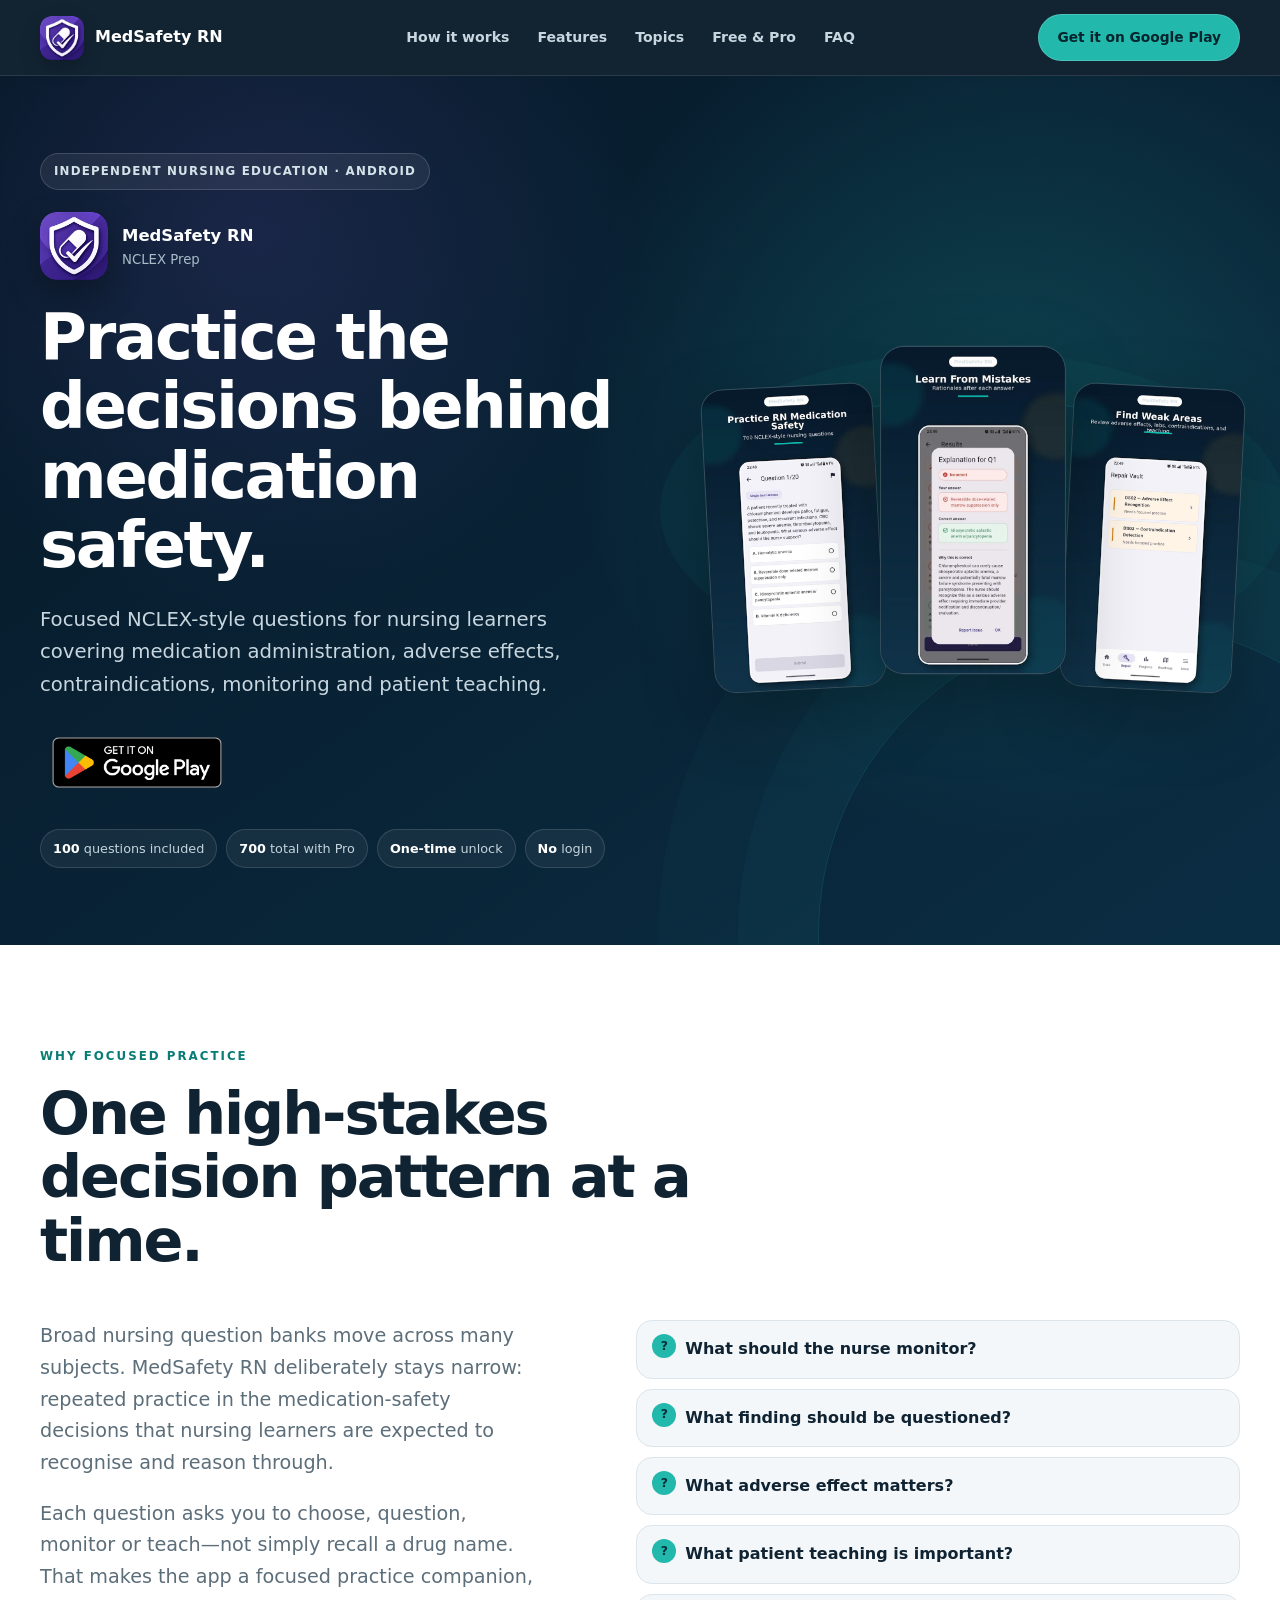
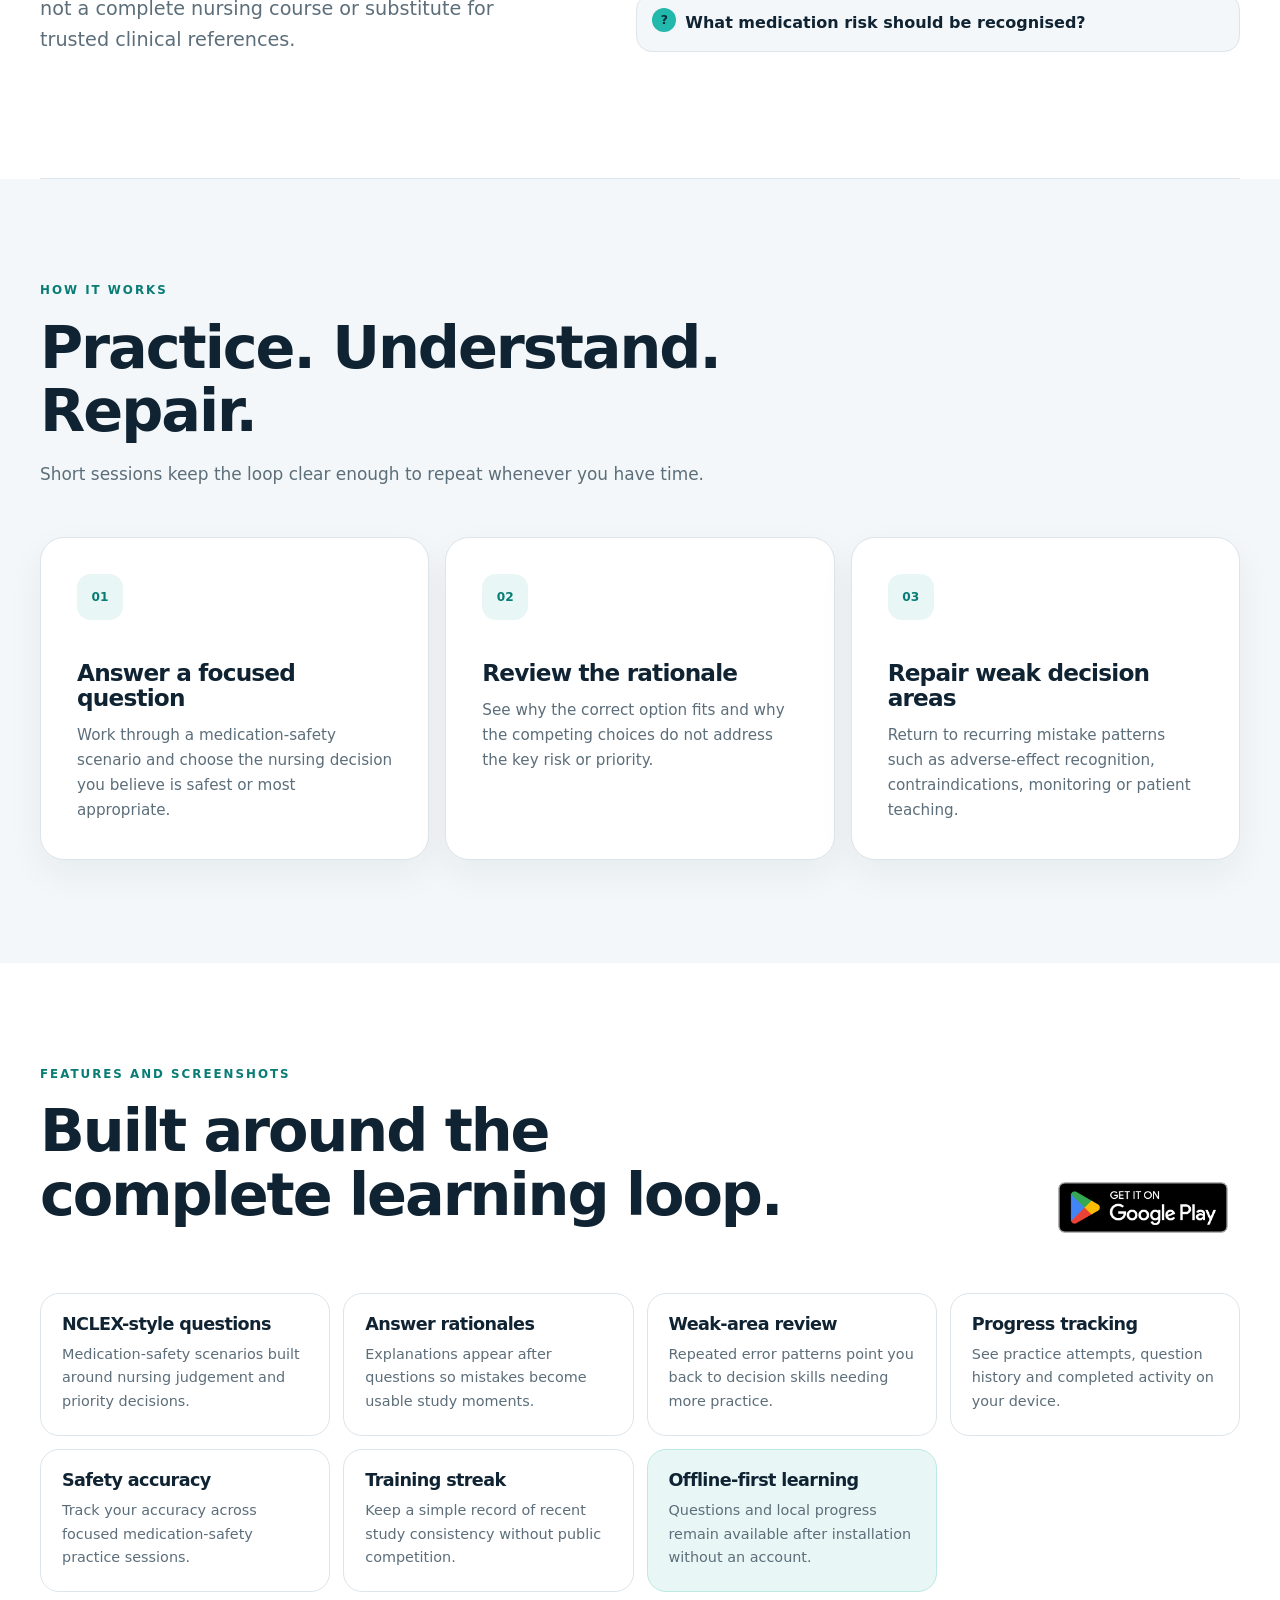
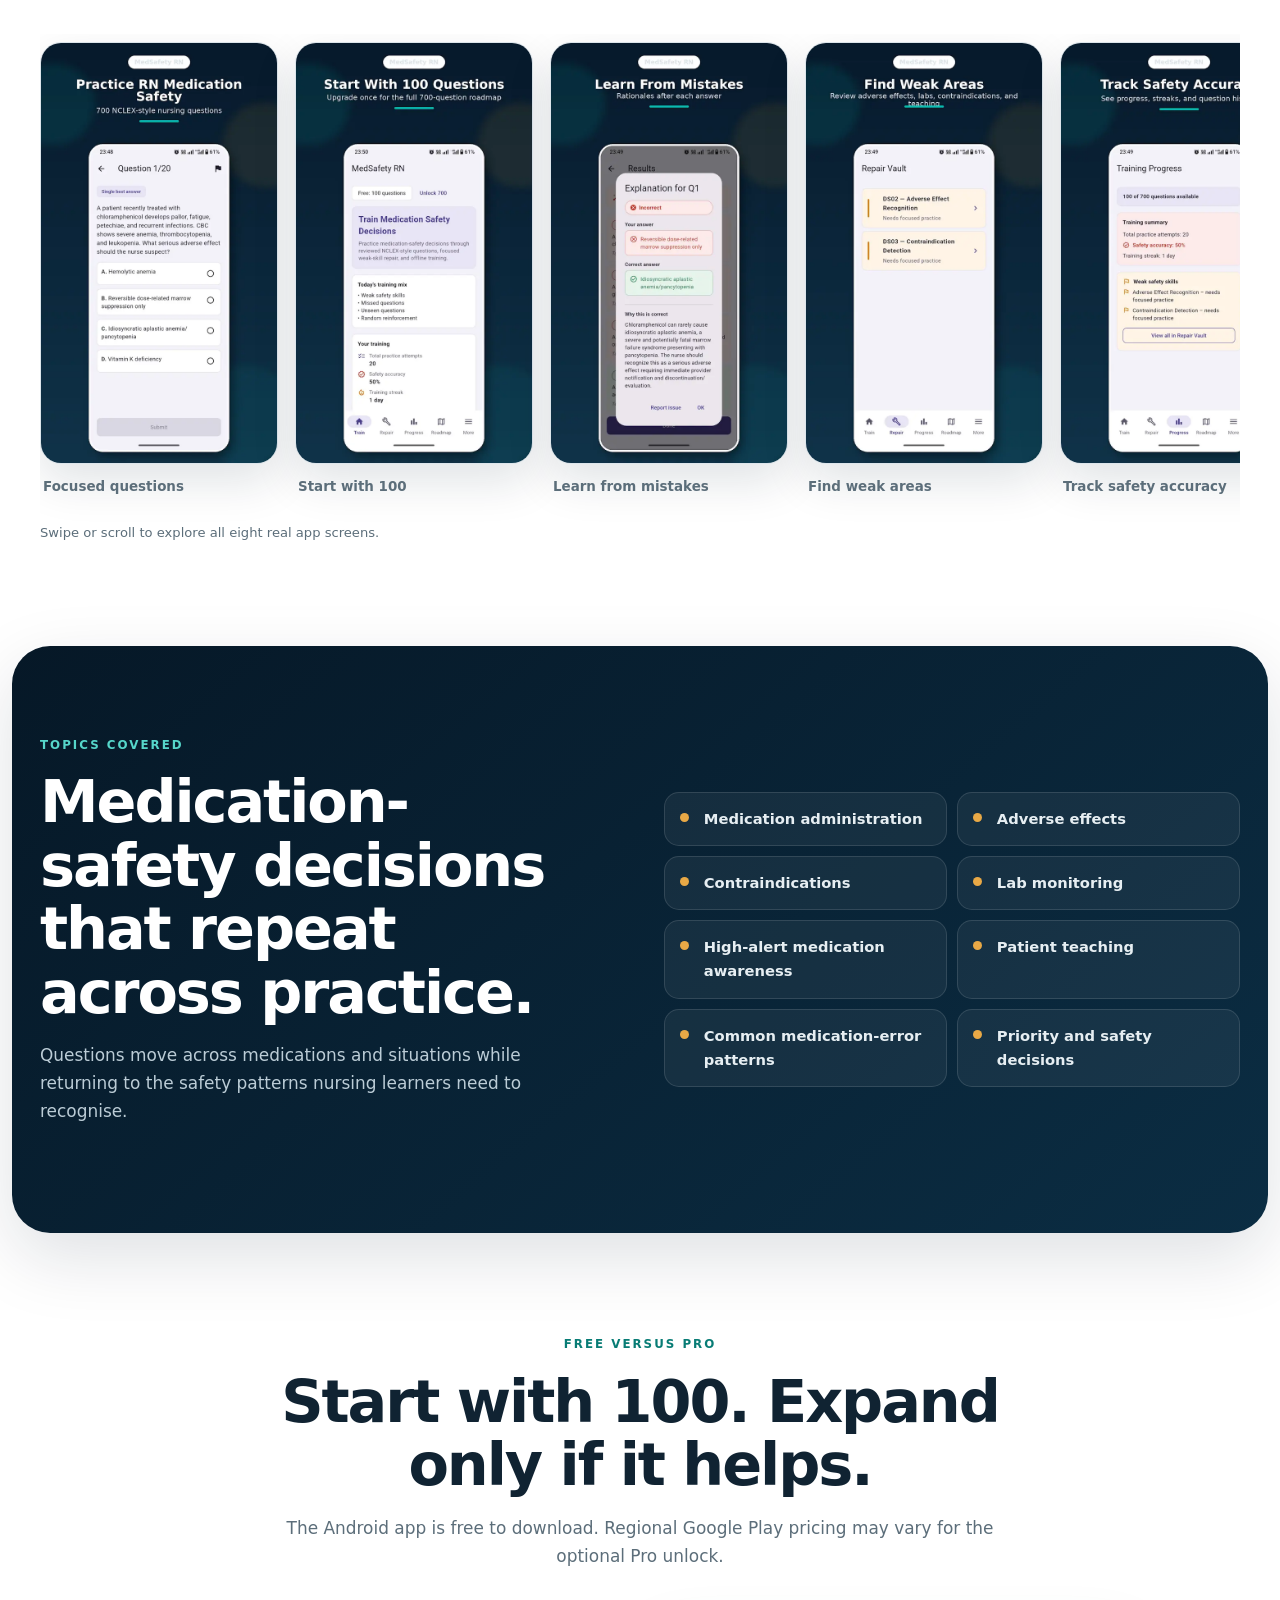
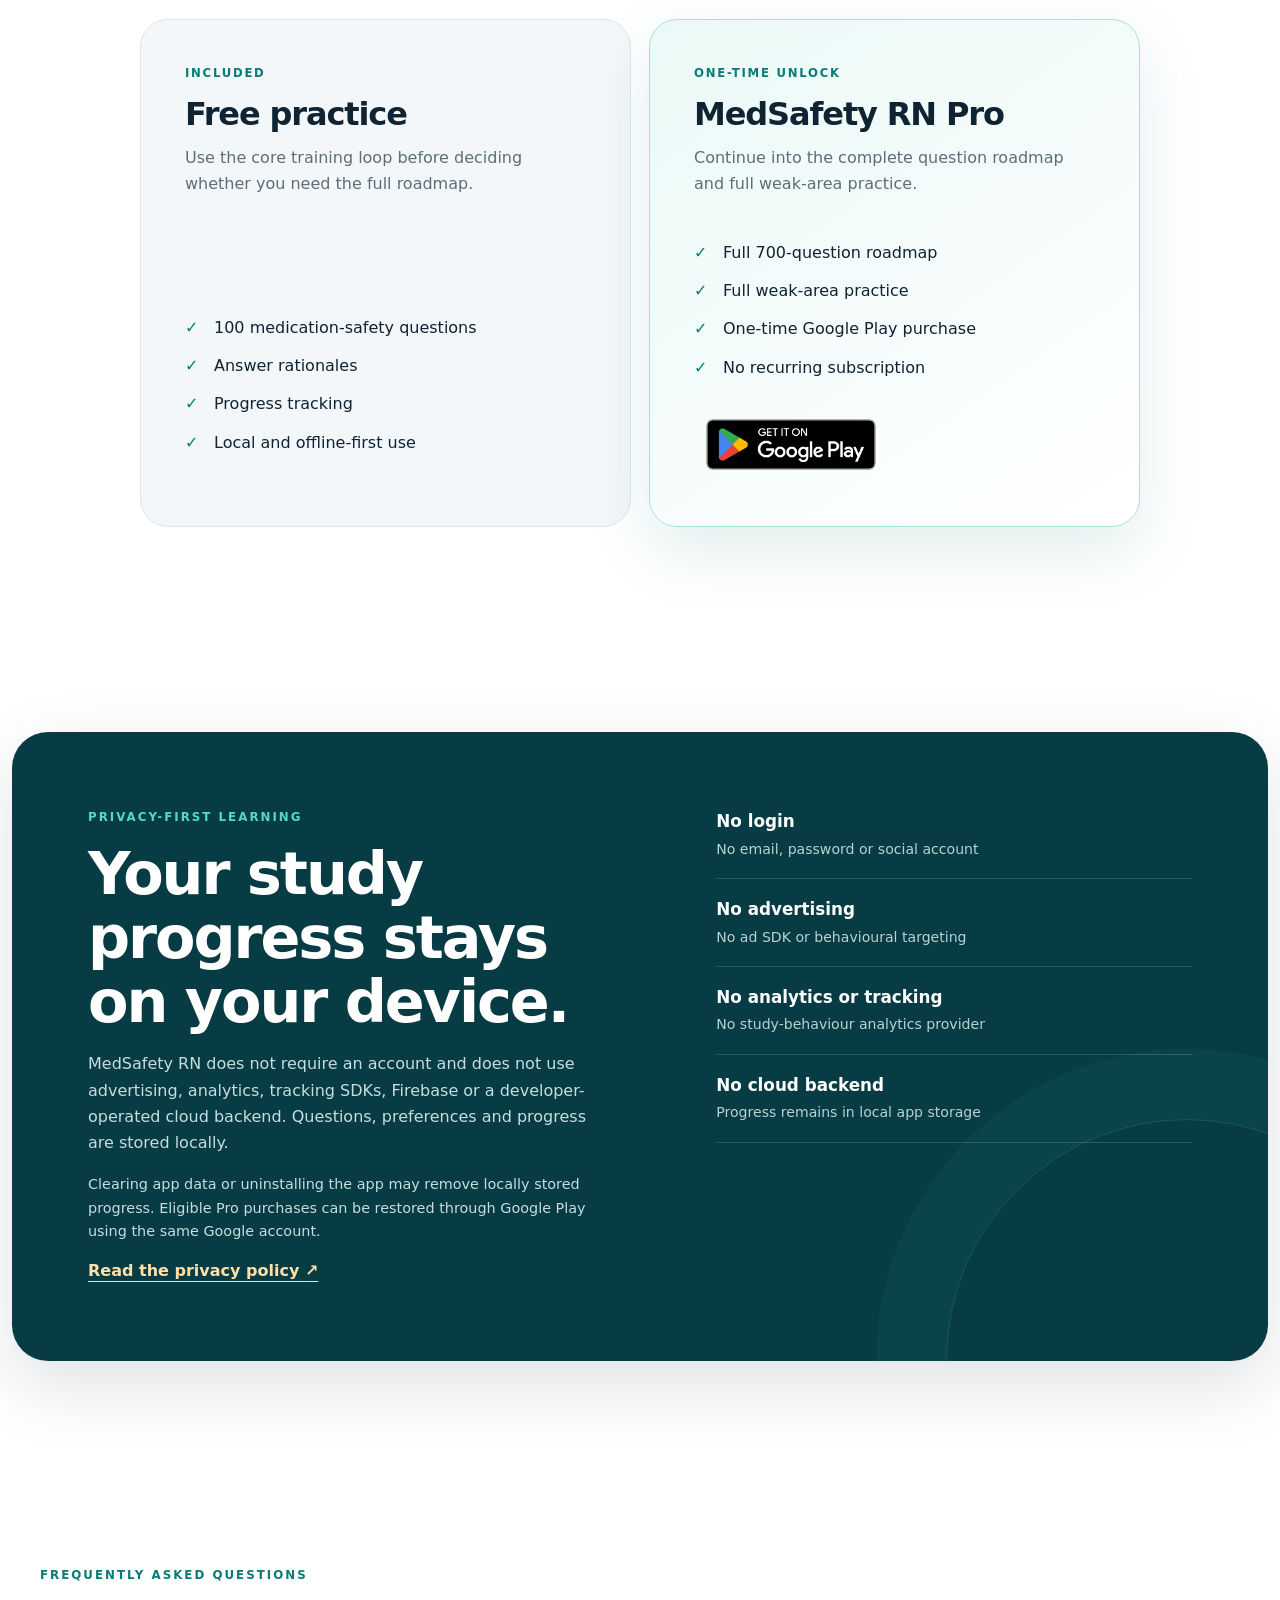
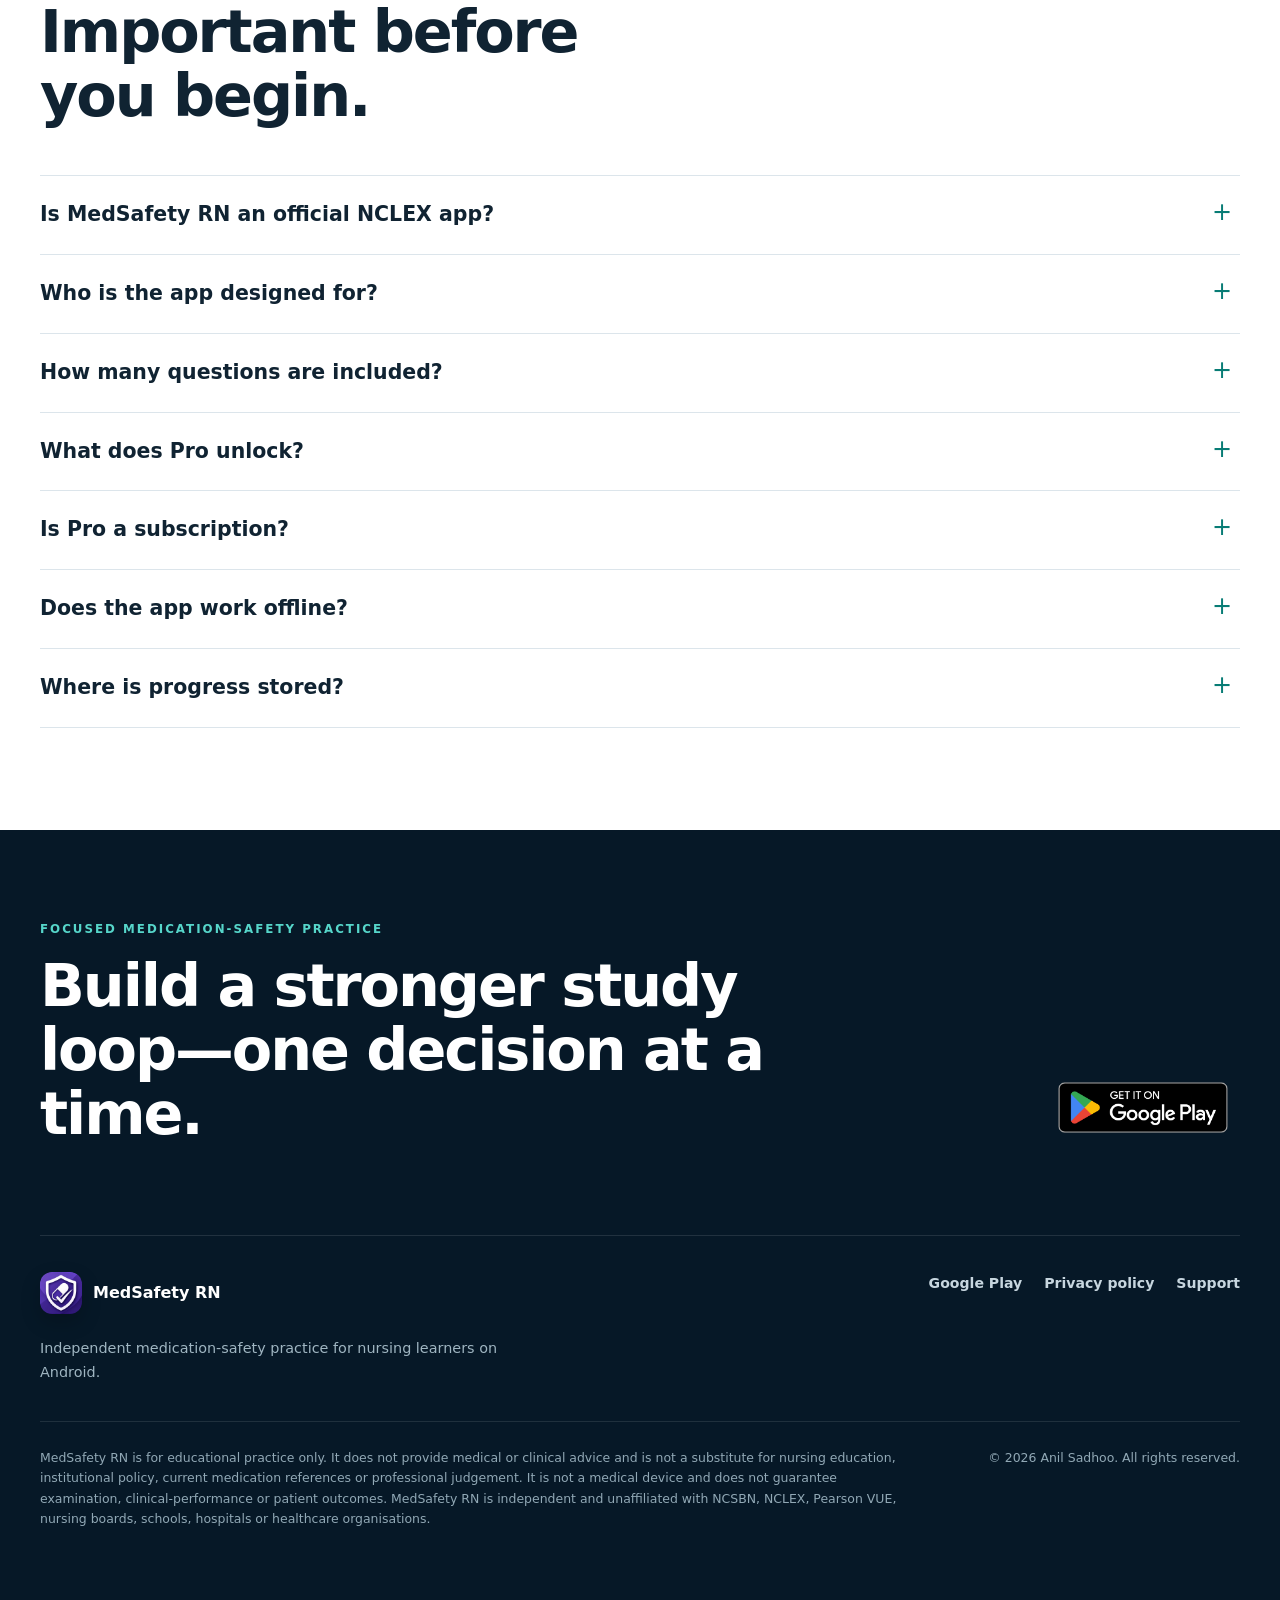
<file: index.html>
<!doctype html>
<html lang="en">
<head>
  <meta charset="utf-8">
  <meta name="viewport" content="width=device-width, initial-scale=1">
  <title>MedSafety RN: NCLEX Medication Safety Practice</title>
  <meta name="description" content="Practice medication-safety decisions with 100 included NCLEX-style nursing questions, rationales, weak-area review and offline progress. Android only.">
  <meta name="theme-color" content="#071b31">
  <link rel="canonical" href="https://anilkrkalsi.github.io/medsafety-rn/">
  <link rel="icon" href="favicon.ico" sizes="any">
  <link rel="icon" type="image/png" sizes="32x32" href="favicon-32x32.png">
  <link rel="icon" type="image/png" sizes="16x16" href="favicon-16x16.png">
  <link rel="apple-touch-icon" sizes="180x180" href="apple-touch-icon.png">
  <link rel="manifest" href="site.webmanifest">
  <link rel="stylesheet" href="styles.css">

  <meta property="og:type" content="website">
  <meta property="og:site_name" content="MedSafety RN">
  <meta property="og:title" content="Practice the decisions behind medication safety.">
  <meta property="og:description" content="Focused NCLEX-style medication-safety practice with rationales, weak-area review and local progress for nursing learners.">
  <meta property="og:url" content="https://anilkrkalsi.github.io/medsafety-rn/">
  <meta property="og:image" content="https://anilkrkalsi.github.io/medsafety-rn/assets/og-image.png">
  <meta property="og:image:width" content="1200">
  <meta property="og:image:height" content="630">
  <meta property="og:image:alt" content="MedSafety RN medication-safety practice app screens">
  <meta name="twitter:card" content="summary_large_image">
  <meta name="twitter:title" content="Practice the decisions behind medication safety.">
  <meta name="twitter:description" content="Focused NCLEX-style medication-safety practice for nursing learners on Android.">
  <meta name="twitter:image" content="https://anilkrkalsi.github.io/medsafety-rn/assets/og-image.png">

  <script type="application/ld+json">
  {
    "@context": "https://schema.org",
    "@type": "SoftwareApplication",
    "name": "MedSafety RN: NCLEX Prep",
    "operatingSystem": "Android",
    "applicationCategory": "EducationalApplication",
    "description": "An independent educational practice app focused on medication-safety decisions for nursing learners.",
    "url": "https://play.google.com/store/apps/details?id=com.sadhoo.medsafety_rn",
    "downloadUrl": "https://play.google.com/store/apps/details?id=com.sadhoo.medsafety_rn",
    "author": { "@type": "Person", "name": "Anil Sadhoo" },
    "creator": { "@type": "Person", "name": "Anil Sadhoo" },
    "offers": {
      "@type": "Offer",
      "price": "0",
      "priceCurrency": "USD",
      "category": "Free download with optional in-app purchase"
    }
  }
  </script>
</head>
<body>
  <a class="skip-link" href="#main-content">Skip to main content</a>

  <header class="site-header">
    <a class="brand" href="#top" aria-label="MedSafety RN home">
      <img src="assets/app-icon.webp" alt="" width="44" height="44">
      <span>MedSafety RN</span>
    </a>
    <nav aria-label="Primary navigation">
      <a href="#how">How it works</a>
      <a href="#features">Features</a>
      <a href="#topics">Topics</a>
      <a href="#access">Free &amp; Pro</a>
      <a href="#faq">FAQ</a>
    </nav>
    <a class="header-cta" href="https://play.google.com/store/apps/details?id=com.sadhoo.medsafety_rn" target="_blank" rel="noopener noreferrer">Get it on Google Play</a>
  </header>

  <main id="main-content">
    <section id="top" class="hero" aria-labelledby="hero-title">
      <div class="section-shell hero-grid">
        <div class="hero-copy">
          <div class="eyebrow">Independent nursing education · Android</div>
          <div class="app-name">
            <img src="assets/app-icon.webp" alt="MedSafety RN app icon" width="68" height="68">
            <div><strong>MedSafety RN</strong><span>NCLEX Prep</span></div>
          </div>
          <h1 id="hero-title">Practice the decisions behind medication safety.</h1>
          <p class="hero-lead">Focused NCLEX-style questions for nursing learners covering medication administration, adverse effects, contraindications, monitoring and patient teaching.</p>
          <a class="play-badge" href="https://play.google.com/store/apps/details?id=com.sadhoo.medsafety_rn" target="_blank" rel="noopener noreferrer" aria-label="Get it on Google Play">
            <img src="assets/google-play-badge.png" alt="Get it on Google Play" width="194" height="75">
          </a>
          <div class="hero-facts" aria-label="App access facts">
            <span><strong>100</strong> questions included</span>
            <span><strong>700</strong> total with Pro</span>
            <span><strong>One-time</strong> unlock</span>
            <span><strong>No</strong> login</span>
          </div>
        </div>

        <div class="hero-screens" aria-label="MedSafety RN app screenshots">
          <figure class="hero-screen screen-left"><img src="assets/screenshot-1.webp" alt="Medication-safety practice question in MedSafety RN" width="576" height="1024" fetchpriority="high"></figure>
          <figure class="hero-screen screen-center"><img src="assets/screenshot-3.webp" alt="Answer rationale explaining a medication-safety decision" width="576" height="1024" fetchpriority="high"></figure>
          <figure class="hero-screen screen-right"><img src="assets/screenshot-4.webp" alt="Weak-area repair screen listing decision skills to practise" width="576" height="1024" fetchpriority="high"></figure>
        </div>
      </div>
    </section>

    <section class="focus section-shell" aria-labelledby="focus-title">
      <div class="section-heading compact">
        <p class="section-kicker">Why focused practice</p>
        <h2 id="focus-title">One high-stakes decision pattern at a time.</h2>
      </div>
      <div class="focus-grid">
        <div class="focus-copy">
          <p>Broad nursing question banks move across many subjects. MedSafety RN deliberately stays narrow: repeated practice in the medication-safety decisions that nursing learners are expected to recognise and reason through.</p>
          <p>Each question asks you to choose, question, monitor or teach—not simply recall a drug name. That makes the app a focused practice companion, not a complete nursing course or substitute for trusted clinical references.</p>
        </div>
        <div class="decision-list" aria-label="Medication-safety decision patterns">
          <span>What should the nurse monitor?</span>
          <span>What finding should be questioned?</span>
          <span>What adverse effect matters?</span>
          <span>What patient teaching is important?</span>
          <span>What medication risk should be recognised?</span>
        </div>
      </div>
    </section>

    <section id="how" class="how" aria-labelledby="how-title">
      <div class="section-shell">
        <div class="section-heading">
          <p class="section-kicker">How it works</p>
          <h2 id="how-title">Practice. Understand. Repair.</h2>
          <p>Short sessions keep the loop clear enough to repeat whenever you have time.</p>
        </div>
        <div class="steps">
          <article><span class="step-number">01</span><h3>Answer a focused question</h3><p>Work through a medication-safety scenario and choose the nursing decision you believe is safest or most appropriate.</p></article>
          <article><span class="step-number">02</span><h3>Review the rationale</h3><p>See why the correct option fits and why the competing choices do not address the key risk or priority.</p></article>
          <article><span class="step-number">03</span><h3>Repair weak decision areas</h3><p>Return to recurring mistake patterns such as adverse-effect recognition, contraindications, monitoring or patient teaching.</p></article>
        </div>
      </div>
    </section>

    <section id="features" class="features section-shell" aria-labelledby="features-title">
      <div class="section-heading split-heading">
        <div><p class="section-kicker">Features and screenshots</p><h2 id="features-title">Built around the complete learning loop.</h2></div>
        <a class="play-badge" href="https://play.google.com/store/apps/details?id=com.sadhoo.medsafety_rn" target="_blank" rel="noopener noreferrer" aria-label="Get it on Google Play"><img src="assets/google-play-badge.png" alt="Get it on Google Play" width="194" height="75"></a>
      </div>
      <div class="feature-grid">
        <article><h3>NCLEX-style questions</h3><p>Medication-safety scenarios built around nursing judgement and priority decisions.</p></article>
        <article><h3>Answer rationales</h3><p>Explanations appear after questions so mistakes become usable study moments.</p></article>
        <article><h3>Weak-area review</h3><p>Repeated error patterns point you back to decision skills needing more practice.</p></article>
        <article><h3>Progress tracking</h3><p>See practice attempts, question history and completed activity on your device.</p></article>
        <article><h3>Safety accuracy</h3><p>Track your accuracy across focused medication-safety practice sessions.</p></article>
        <article><h3>Training streak</h3><p>Keep a simple record of recent study consistency without public competition.</p></article>
        <article><h3>Offline-first learning</h3><p>Questions and local progress remain available after installation without an account.</p></article>
      </div>

      <div class="gallery" aria-label="MedSafety RN screenshot gallery" tabindex="0">
        <figure><img src="assets/screenshot-1.webp" alt="Practice RN medication-safety question screen" width="576" height="1024" loading="lazy"><figcaption>Focused questions</figcaption></figure>
        <figure><img src="assets/screenshot-2.webp" alt="Training home showing 100 free questions and progress summary" width="576" height="1024" loading="lazy"><figcaption>Start with 100</figcaption></figure>
        <figure><img src="assets/screenshot-3.webp" alt="Question result with answer rationale" width="576" height="1024" loading="lazy"><figcaption>Learn from mistakes</figcaption></figure>
        <figure><img src="assets/screenshot-4.webp" alt="Repair Vault showing weak medication-safety decision areas" width="576" height="1024" loading="lazy"><figcaption>Find weak areas</figcaption></figure>
        <figure><img src="assets/screenshot-5.webp" alt="Training progress with safety accuracy and weak-skill summary" width="576" height="1024" loading="lazy"><figcaption>Track safety accuracy</figcaption></figure>
        <figure><img src="assets/screenshot-6.webp" alt="Seven-hundred-question learning roadmap" width="576" height="1024" loading="lazy"><figcaption>Learning roadmap</figcaption></figure>
        <figure><img src="assets/screenshot-7.webp" alt="Offline-first profile showing local training progress" width="576" height="1024" loading="lazy"><figcaption>Offline-first practice</figcaption></figure>
        <figure><img src="assets/screenshot-8.webp" alt="App information and independent-study disclaimer screen" width="576" height="1024" loading="lazy"><figcaption>Independent study aid</figcaption></figure>
      </div>
      <p class="gallery-hint">Swipe or scroll to explore all eight real app screens.</p>
    </section>

    <section id="topics" class="topics" aria-labelledby="topics-title">
      <div class="section-shell topics-grid">
        <div class="section-heading compact">
          <p class="section-kicker light">Topics covered</p>
          <h2 id="topics-title">Medication-safety decisions that repeat across practice.</h2>
          <p>Questions move across medications and situations while returning to the safety patterns nursing learners need to recognise.</p>
        </div>
        <ul class="topic-list">
          <li>Medication administration</li>
          <li>Adverse effects</li>
          <li>Contraindications</li>
          <li>Lab monitoring</li>
          <li>High-alert medication awareness</li>
          <li>Patient teaching</li>
          <li>Common medication-error patterns</li>
          <li>Priority and safety decisions</li>
        </ul>
      </div>
    </section>

    <section id="access" class="access section-shell" aria-labelledby="access-title">
      <div class="section-heading centered">
        <p class="section-kicker">Free versus Pro</p>
        <h2 id="access-title">Start with 100. Expand only if it helps.</h2>
        <p>The Android app is free to download. Regional Google Play pricing may vary for the optional Pro unlock.</p>
      </div>
      <div class="access-grid">
        <article class="plan-card free-plan">
          <div><p class="plan-label">Included</p><h3>Free practice</h3><p>Use the core training loop before deciding whether you need the full roadmap.</p></div>
          <ul><li>100 medication-safety questions</li><li>Answer rationales</li><li>Progress tracking</li><li>Local and offline-first use</li></ul>
        </article>
        <article class="plan-card pro-plan">
          <div><p class="plan-label">One-time unlock</p><h3>MedSafety RN Pro</h3><p>Continue into the complete question roadmap and full weak-area practice.</p></div>
          <ul><li>Full 700-question roadmap</li><li>Full weak-area practice</li><li>One-time Google Play purchase</li><li>No recurring subscription</li></ul>
          <a class="play-badge" href="https://play.google.com/store/apps/details?id=com.sadhoo.medsafety_rn" target="_blank" rel="noopener noreferrer" aria-label="Get it on Google Play"><img src="assets/google-play-badge.png" alt="Get it on Google Play" width="194" height="75"></a>
        </article>
      </div>
    </section>

    <section id="privacy" class="privacy section-shell" aria-labelledby="privacy-title">
      <div class="privacy-panel">
        <div>
          <p class="section-kicker light">Privacy-first learning</p>
          <h2 id="privacy-title">Your study progress stays on your device.</h2>
          <p>MedSafety RN does not require an account and does not use advertising, analytics, tracking SDKs, Firebase or a developer-operated cloud backend. Questions, preferences and progress are stored locally.</p>
          <p class="privacy-warning">Clearing app data or uninstalling the app may remove locally stored progress. Eligible Pro purchases can be restored through Google Play using the same Google account.</p>
          <a href="https://anilkrkalsi.github.io/medsafety-rn-privacy/" target="_blank" rel="noopener noreferrer">Read the privacy policy <span aria-hidden="true">↗</span></a>
        </div>
        <ul class="privacy-list" aria-label="Privacy features">
          <li><strong>No login</strong><span>No email, password or social account</span></li>
          <li><strong>No advertising</strong><span>No ad SDK or behavioural targeting</span></li>
          <li><strong>No analytics or tracking</strong><span>No study-behaviour analytics provider</span></li>
          <li><strong>No cloud backend</strong><span>Progress remains in local app storage</span></li>
        </ul>
      </div>
    </section>

    <section id="faq" class="faq section-shell" aria-labelledby="faq-title">
      <div class="section-heading compact">
        <p class="section-kicker">Frequently asked questions</p>
        <h2 id="faq-title">Important before you begin.</h2>
      </div>
      <div class="faq-list">
        <details><summary>Is MedSafety RN an official NCLEX app?</summary><p>No. It is an independent educational practice app and is not affiliated with, endorsed by or approved by NCSBN, NCLEX, Pearson VUE, nursing boards or licensing authorities.</p></details>
        <details><summary>Who is the app designed for?</summary><p>It is designed for nursing students, NCLEX-RN learners, repeat test takers, international nurses reviewing U.S.-style questions and pharmacology learners seeking focused medication-safety practice.</p></details>
        <details><summary>How many questions are included?</summary><p>The free version includes 100 medication-safety questions. The complete roadmap contains 700 reviewed questions.</p></details>
        <details><summary>What does Pro unlock?</summary><p>Pro unlocks the full 700-question roadmap and full weak-area practice through an optional Google Play purchase.</p></details>
        <details><summary>Is Pro a subscription?</summary><p>No. Pro is a one-time purchase. There is no recurring subscription, although regional pricing may vary.</p></details>
        <details><summary>Does the app work offline?</summary><p>Questions and local progress work offline after installation. Google Play and internet access are still required for installation, updates, purchase and restoration.</p></details>
        <details><summary>Where is progress stored?</summary><p>Progress is stored locally on your Android device. The app has no developer-operated cloud synchronization, so clearing app data or uninstalling may remove it.</p></details>
      </div>
    </section>
  </main>

  <footer>
    <div class="section-shell footer-cta">
      <div><p class="section-kicker light">Focused medication-safety practice</p><h2>Build a stronger study loop—one decision at a time.</h2></div>
      <a class="play-badge" href="https://play.google.com/store/apps/details?id=com.sadhoo.medsafety_rn" target="_blank" rel="noopener noreferrer" aria-label="Get it on Google Play"><img src="assets/google-play-badge.png" alt="Get it on Google Play" width="194" height="75"></a>
    </div>
    <div class="section-shell footer-main">
      <div class="footer-brand"><a class="brand" href="#top"><img src="assets/app-icon.webp" alt="" width="42" height="42"><span>MedSafety RN</span></a><p>Independent medication-safety practice for nursing learners on Android.</p></div>
      <div class="footer-links"><a href="https://play.google.com/store/apps/details?id=com.sadhoo.medsafety_rn" target="_blank" rel="noopener noreferrer">Google Play</a><a href="https://anilkrkalsi.github.io/medsafety-rn-privacy/" target="_blank" rel="noopener noreferrer">Privacy policy</a><a href="mailto:anilkrkalsi@gmail.com">Support</a></div>
    </div>
    <div class="section-shell disclaimer">
      <p>MedSafety RN is for educational practice only. It does not provide medical or clinical advice and is not a substitute for nursing education, institutional policy, current medication references or professional judgement. It is not a medical device and does not guarantee examination, clinical-performance or patient outcomes. MedSafety RN is independent and unaffiliated with NCSBN, NCLEX, Pearson VUE, nursing boards, schools, hospitals or healthcare organisations.</p>
      <p>© 2026 Anil Sadhoo. All rights reserved.</p>
    </div>
  </footer>

  <a class="play-badge mobile-install" href="https://play.google.com/store/apps/details?id=com.sadhoo.medsafety_rn" target="_blank" rel="noopener noreferrer" aria-label="Get it on Google Play"><img src="assets/google-play-badge.png" alt="Get it on Google Play" width="194" height="75"></a>
</body>
</html>
</file>
<file: styles.css>
:root {
  --navy-950: #061827;
  --navy-900: #071b31;
  --navy-800: #0b2d43;
  --navy-700: #17465c;
  --teal: #22b8ab;
  --teal-dark: #087c75;
  --teal-soft: #e8f7f5;
  --amber: #e9a946;
  --amber-soft: #fff4df;
  --ink: #102332;
  --muted: #5c6e7a;
  --line: #dce5eb;
  --surface: #ffffff;
  --soft: #f3f7f9;
  --shadow: 0 24px 70px rgba(4, 25, 43, 0.13);
}

* { box-sizing: border-box; }
html { scroll-behavior: smooth; scroll-padding-top: 86px; }
body {
  margin: 0;
  min-width: 280px;
  overflow-x: hidden;
  background: var(--surface);
  color: var(--ink);
  font-family: Inter, ui-sans-serif, system-ui, -apple-system, BlinkMacSystemFont, "Segoe UI", Arial, sans-serif;
  line-height: 1.65;
  -webkit-font-smoothing: antialiased;
}

img { display: block; max-width: 100%; }
a { color: inherit; }
h1, h2, h3, p { margin-top: 0; }
h1, h2, h3 { line-height: 1.08; letter-spacing: -0.035em; }

.skip-link {
  position: fixed;
  top: 10px;
  left: 10px;
  z-index: 100;
  transform: translateY(-150%);
  border-radius: 8px;
  background: #fff;
  color: var(--navy-900);
  padding: 10px 14px;
  font-weight: 800;
}
.skip-link:focus { transform: translateY(0); }

.site-header {
  position: sticky;
  top: 0;
  z-index: 50;
  display: grid;
  grid-template-columns: auto 1fr auto;
  align-items: center;
  gap: 24px;
  min-height: 76px;
  padding: 10px max(22px, calc((100vw - 1200px) / 2));
  border-bottom: 1px solid rgba(255, 255, 255, 0.1);
  background: rgba(6, 24, 39, 0.95);
  color: #fff;
  backdrop-filter: blur(18px);
}
.brand { display: inline-flex; align-items: center; gap: 11px; font-weight: 850; text-decoration: none; white-space: nowrap; }
.brand img { border-radius: 12px; box-shadow: 0 8px 20px rgba(0,0,0,.2); }
.site-header nav { display: flex; justify-content: center; gap: clamp(14px, 2.3vw, 28px); }
.site-header nav a, .footer-links a { color: #c7d6df; font-size: .88rem; font-weight: 700; text-decoration: none; }
.site-header nav a:hover, .site-header nav a:focus-visible, .footer-links a:hover, .footer-links a:focus-visible { color: #fff; }
.header-cta {
  border: 1px solid rgba(255,255,255,.18);
  border-radius: 999px;
  background: var(--teal);
  color: #05242d;
  padding: 11px 18px;
  font-size: .86rem;
  font-weight: 850;
  text-decoration: none;
}

.section-shell { width: min(1200px, calc(100% - 40px)); margin-inline: auto; }
section.section-shell, .focus, .features, .access, .privacy, .faq { padding-block: clamp(76px, 8vw, 120px); }
.section-heading { max-width: 760px; margin-bottom: 48px; }
.section-heading.compact { max-width: 660px; }
.section-heading.centered { margin-inline: auto; text-align: center; }
.section-heading h2, .topics h2, .privacy h2, .footer-cta h2 { margin-bottom: 18px; font-size: clamp(2.35rem, 4.6vw, 4.5rem); }
.section-heading > p:last-child, .topics .section-heading > p:last-child { color: var(--muted); font-size: 1.06rem; }
.section-kicker {
  margin-bottom: 15px;
  color: var(--teal-dark);
  font-size: .74rem;
  font-weight: 900;
  letter-spacing: .17em;
  text-transform: uppercase;
}
.section-kicker.light { color: #56d6ca; }

.hero {
  position: relative;
  overflow: hidden;
  background:
    radial-gradient(circle at 78% 38%, rgba(34,184,171,.2), transparent 27rem),
    radial-gradient(circle at 20% 18%, rgba(126,91,214,.16), transparent 24rem),
    linear-gradient(145deg, var(--navy-950), var(--navy-800));
  color: #fff;
}
.hero::after {
  content: "";
  position: absolute;
  right: -160px;
  bottom: -300px;
  width: 620px;
  height: 620px;
  border: 1px solid rgba(45,198,181,.16);
  border-radius: 50%;
  box-shadow: 0 0 0 80px rgba(45,198,181,.035), 0 0 0 160px rgba(45,198,181,.025);
}
.hero-grid {
  position: relative;
  z-index: 1;
  display: grid;
  grid-template-columns: minmax(0, 1.05fr) minmax(470px, .95fr);
  align-items: center;
  gap: clamp(42px, 6vw, 90px);
  min-height: calc(100vh - 76px);
  padding-block: clamp(52px, 6vw, 80px);
}
.hero-copy { max-width: 700px; }
.eyebrow {
  display: inline-flex;
  margin-bottom: 22px;
  border: 1px solid rgba(255,255,255,.15);
  border-radius: 999px;
  background: rgba(255,255,255,.07);
  color: #d4e2e9;
  padding: 8px 13px;
  font-size: .74rem;
  font-weight: 800;
  letter-spacing: .1em;
  text-transform: uppercase;
}
.app-name { display: flex; align-items: center; gap: 14px; margin-bottom: 23px; }
.app-name img { border-radius: 17px; box-shadow: 0 14px 34px rgba(0,0,0,.3); }
.app-name div { display: grid; }
.app-name strong { font-size: 1.03rem; }
.app-name span { color: #a9bdc8; font-size: .83rem; }
.hero h1 { max-width: 760px; margin-bottom: 24px; font-size: clamp(3.15rem, 5vw, 5.2rem); }
.hero-lead { max-width: 680px; margin-bottom: 24px; color: #c7d6df; font-size: clamp(1.04rem, 1.6vw, 1.23rem); }
.play-badge { display: inline-block; border-radius: 12px; transition: transform 160ms ease; }
.play-badge img { width: 194px; height: auto; }
.play-badge:hover { transform: translateY(-2px); }
.play-badge:focus-visible, a:focus-visible, summary:focus-visible, .gallery:focus-visible { outline: 3px solid var(--amber); outline-offset: 4px; }
.hero-facts { display: flex; flex-wrap: wrap; gap: 9px; margin-top: 20px; }
.hero-facts span { border: 1px solid rgba(255,255,255,.13); border-radius: 999px; background: rgba(255,255,255,.055); color: #c4d4dd; padding: 8px 12px; font-size: .8rem; }
.hero-facts strong { color: #fff; }
.hero-screens { position: relative; display: grid; grid-template-columns: repeat(3, minmax(0, 1fr)); align-items: center; gap: 9px; min-width: 0; }
.hero-screens::before { content: ""; position: absolute; inset: 13% 0; border: 1px solid rgba(34,184,171,.22); border-radius: 50%; box-shadow: 0 0 0 46px rgba(34,184,171,.05); }
.hero-screen { position: relative; margin: 0; overflow: hidden; border: 1px solid rgba(255,255,255,.18); border-radius: 22px; background: #0a283a; box-shadow: 0 24px 70px rgba(0,0,0,.3); }
.hero-screen img { width: 100%; height: auto; }
.screen-left { transform: rotate(-3deg) translateY(28px); }
.screen-center { z-index: 2; transform: scale(1.08); }
.screen-right { transform: rotate(3deg) translateY(28px); }

.focus { border-bottom: 1px solid var(--line); }
.focus-grid { display: grid; grid-template-columns: .9fr 1.1fr; gap: clamp(44px, 8vw, 120px); align-items: start; }
.focus-copy { color: var(--muted); font-size: clamp(1.05rem, 1.6vw, 1.2rem); }
.decision-list { display: grid; gap: 10px; }
.decision-list span { position: relative; border: 1px solid var(--line); border-radius: 16px; background: var(--soft); padding: 15px 18px 15px 48px; font-weight: 760; }
.decision-list span::before { content: "?"; position: absolute; left: 15px; top: 13px; display: grid; place-items: center; width: 24px; height: 24px; border-radius: 50%; background: var(--teal); color: #07303b; font-size: .78rem; font-weight: 900; }

.how { background: var(--soft); }
.how .section-shell { padding-block: clamp(76px, 8vw, 120px); }
.steps { display: grid; grid-template-columns: repeat(3, 1fr); gap: 16px; }
.steps article { border: 1px solid var(--line); border-radius: 24px; background: #fff; padding: clamp(24px, 3vw, 36px); box-shadow: 0 14px 36px rgba(8,37,57,.055); }
.step-number { display: inline-grid; place-items: center; width: 46px; height: 46px; margin-bottom: 40px; border-radius: 14px; background: var(--teal-soft); color: var(--teal-dark); font-size: .76rem; font-weight: 900; }
.steps h3 { margin-bottom: 13px; font-size: 1.45rem; }
.steps p { margin-bottom: 0; color: var(--muted); font-size: .95rem; }

.split-heading { display: flex; align-items: end; justify-content: space-between; gap: 36px; max-width: none; }
.split-heading > div { max-width: 760px; }
.feature-grid { display: grid; grid-template-columns: repeat(4, 1fr); gap: 13px; margin-bottom: 42px; }
.feature-grid article { border: 1px solid var(--line); border-radius: 19px; background: #fff; padding: 21px; }
.feature-grid article:last-child { background: var(--teal-soft); border-color: #bde8e3; }
.feature-grid h3 { margin-bottom: 9px; font-size: 1.1rem; }
.feature-grid p { margin-bottom: 0; color: var(--muted); font-size: .9rem; }
.gallery {
  display: grid;
  grid-template-columns: repeat(8, minmax(238px, 1fr));
  gap: 17px;
  max-width: 100%;
  overflow-x: auto;
  overscroll-behavior-inline: contain;
  padding: 8px 4px 24px;
  scroll-snap-type: x mandatory;
  scrollbar-color: var(--teal) #d9e5e9;
}
.gallery figure { margin: 0; scroll-snap-align: start; }
.gallery img { width: 100%; height: auto; border: 1px solid var(--line); border-radius: 21px; background: var(--navy-900); box-shadow: 0 18px 45px rgba(5,33,51,.12); }
.gallery figcaption { padding: 12px 3px 0; color: var(--muted); font-size: .84rem; font-weight: 800; }
.gallery-hint { margin: 0; color: var(--muted); font-size: .82rem; }

.topics { width: min(1300px, calc(100% - 24px)); margin-inline: auto; border-radius: 38px; background: linear-gradient(140deg, var(--navy-950), var(--navy-800)); color: #fff; box-shadow: var(--shadow); }
.topics-grid { display: grid; grid-template-columns: .95fr 1.05fr; gap: clamp(45px, 8vw, 110px); align-items: center; padding-block: clamp(60px, 7vw, 92px); }
.topics .section-heading { margin-bottom: 0; }
.topics .section-heading > p:last-child { color: #bbccd6; }
.topic-list { display: grid; grid-template-columns: 1fr 1fr; gap: 10px; margin: 0; padding: 0; list-style: none; }
.topic-list li { position: relative; border: 1px solid rgba(255,255,255,.12); border-radius: 15px; background: rgba(255,255,255,.055); padding: 14px 14px 14px 39px; color: #e6eef2; font-weight: 700; font-size: .92rem; }
.topic-list li::before { content: ""; position: absolute; left: 15px; top: 20px; width: 9px; height: 9px; border-radius: 50%; background: var(--amber); }

.access-grid { display: grid; grid-template-columns: 1fr 1fr; gap: 18px; max-width: 1000px; margin-inline: auto; }
.plan-card { display: flex; flex-direction: column; justify-content: space-between; min-height: 480px; border: 1px solid var(--line); border-radius: 28px; padding: clamp(28px, 4vw, 44px); }
.free-plan { background: var(--soft); }
.pro-plan { background: linear-gradient(145deg, #eaf9f7, #fff); border-color: #a9dfd9; box-shadow: 0 24px 65px rgba(8,124,117,.12); }
.plan-label { margin-bottom: 14px; color: var(--teal-dark); font-size: .73rem; font-weight: 900; letter-spacing: .15em; text-transform: uppercase; }
.plan-card h3 { margin-bottom: 13px; font-size: 2rem; }
.plan-card > div > p:last-child { color: var(--muted); }
.plan-card ul { display: grid; gap: 12px; margin: 26px 0; padding: 0; list-style: none; }
.plan-card li { position: relative; padding-left: 29px; }
.plan-card li::before { content: "✓"; position: absolute; left: 0; top: 0; color: var(--teal-dark); font-weight: 900; }

.privacy { width: min(1280px, calc(100% - 24px)); }
.privacy-panel { position: relative; display: grid; grid-template-columns: 1.05fr .95fr; gap: clamp(46px, 8vw, 110px); overflow: hidden; border-radius: 36px; background: #083c45; color: #fff; padding: clamp(34px, 6vw, 76px); box-shadow: var(--shadow); }
.privacy-panel::after { content: ""; position: absolute; right: -160px; bottom: -240px; width: 480px; height: 480px; border: 1px solid rgba(86,214,202,.18); border-radius: 50%; box-shadow: 0 0 0 70px rgba(86,214,202,.04); }
.privacy-panel > div { position: relative; z-index: 1; }
.privacy-panel > div > p:not(.section-kicker) { color: #c7dddd; }
.privacy-warning { font-size: .9rem; }
.privacy-panel a { color: #ffe0a8; font-weight: 800; text-underline-offset: 5px; }
.privacy-list { position: relative; z-index: 1; margin: 0; padding: 0; list-style: none; }
.privacy-list li { display: grid; gap: 2px; padding: 17px 0; border-bottom: 1px solid rgba(255,255,255,.14); }
.privacy-list li:first-child { padding-top: 0; }
.privacy-list strong { font-size: 1.05rem; }
.privacy-list span { color: #b9d2d1; font-size: .88rem; }

.faq-list { border-top: 1px solid var(--line); }
.faq details { border-bottom: 1px solid var(--line); }
.faq summary { position: relative; cursor: pointer; list-style: none; padding: 22px 48px 22px 0; font-size: clamp(1.08rem, 1.8vw, 1.28rem); font-weight: 850; }
.faq summary::-webkit-details-marker { display: none; }
.faq summary::after { content: "+"; position: absolute; right: 8px; top: 17px; color: var(--teal-dark); font-size: 1.5rem; font-weight: 500; }
.faq details[open] summary::after { content: "−"; }
.faq details p { max-width: 850px; margin-bottom: 0; padding: 0 46px 24px 0; color: var(--muted); }

footer { background: var(--navy-950); color: #fff; }
.footer-cta { display: flex; align-items: end; justify-content: space-between; gap: 38px; padding-block: clamp(64px, 7vw, 94px); border-bottom: 1px solid rgba(255,255,255,.11); }
.footer-cta > div { max-width: 790px; }
.footer-cta h2 { margin-bottom: 0; }
.footer-main { display: flex; justify-content: space-between; align-items: flex-start; gap: 40px; padding-block: 36px; }
.footer-brand p { max-width: 460px; margin: 15px 0 0; color: #9fb5c1; font-size: .9rem; }
.footer-links { display: flex; flex-wrap: wrap; gap: 22px; }
.disclaimer { display: flex; justify-content: space-between; gap: 40px; padding-block: 26px 110px; border-top: 1px solid rgba(255,255,255,.1); }
.disclaimer p { margin: 0; color: #91a8b5; font-size: .78rem; }
.disclaimer p:first-child { max-width: 880px; }
.disclaimer p:last-child { white-space: nowrap; }
.mobile-install { display: none; }

@media (max-width: 1100px) {
  .site-header nav { display: none; }
  .site-header { grid-template-columns: 1fr auto; }
  .hero-grid { grid-template-columns: minmax(0, 1fr) minmax(400px, .85fr); }
  .feature-grid { grid-template-columns: repeat(2, 1fr); }
}

@media (max-width: 900px) {
  .hero-grid { grid-template-columns: 1fr; min-height: auto; }
  .hero-copy { max-width: 760px; }
  .hero-screens { width: min(650px, 100%); margin-inline: auto; }
  .focus-grid, .topics-grid, .privacy-panel { grid-template-columns: 1fr; }
  .steps { grid-template-columns: 1fr; }
  .step-number { margin-bottom: 22px; }
  .topics { border-radius: 30px; }
  .access-grid { grid-template-columns: 1fr; max-width: 650px; }
  .plan-card { min-height: auto; }
}

@media (max-width: 620px) {
  html { scroll-padding-top: 68px; }
  body { padding-bottom: 84px; }
  .site-header { min-height: 66px; padding: 8px 14px; }
  .site-header .brand img { width: 40px; height: 40px; }
  .header-cta { display: none; }
  .section-shell { width: min(100% - 28px, 1200px); }
  section.section-shell, .focus, .features, .access, .privacy, .faq { padding-block: 70px; }
  .hero-grid { gap: 40px; padding-block: 46px 66px; }
  .eyebrow { font-size: .64rem; }
  .app-name img { width: 56px; height: 56px; }
  .hero h1 { font-size: clamp(2.65rem, 14vw, 4.1rem); }
  .hero-lead { font-size: 1rem; }
  .hero-facts { display: grid; grid-template-columns: 1fr 1fr; }
  .hero-facts span { text-align: center; padding-inline: 7px; }
  .hero-screens { gap: 5px; }
  .hero-screen { border-radius: 12px; }
  .screen-left { transform: rotate(-2deg) translateY(13px); }
  .screen-center { transform: scale(1.04); }
  .screen-right { transform: rotate(2deg) translateY(13px); }
  .focus-grid { gap: 28px; }
  .split-heading { display: block; }
  .split-heading .play-badge { margin-top: 18px; }
  .feature-grid, .topic-list { grid-template-columns: 1fr; }
  .gallery { grid-template-columns: repeat(8, minmax(218px, 75vw)); }
  .topics { width: calc(100% - 12px); border-radius: 24px; }
  .privacy { width: calc(100% - 12px); }
  .privacy-panel { border-radius: 24px; }
  .footer-cta, .footer-main, .disclaimer { align-items: flex-start; flex-direction: column; }
  .footer-links { gap: 16px 22px; }
  .disclaimer p:last-child { white-space: normal; }
  .mobile-install {
    position: fixed;
    right: 10px;
    bottom: 8px;
    left: 10px;
    z-index: 60;
    display: flex;
    justify-content: center;
    border: 1px solid rgba(255,255,255,.18);
    border-radius: 15px;
    background: rgba(6,24,39,.97);
    box-shadow: 0 16px 40px rgba(3,20,33,.34);
    backdrop-filter: blur(16px);
  }
  .mobile-install img { width: 164px; }
}

@media (max-width: 340px) {
  .brand span { font-size: .9rem; }
  .hero h1 { font-size: 2.55rem; }
  .hero-facts { grid-template-columns: 1fr; }
  .gallery { grid-template-columns: repeat(8, minmax(210px, 78vw)); }
}

@media (prefers-reduced-motion: reduce) {
  html { scroll-behavior: auto; }
  *, *::before, *::after {
    scroll-behavior: auto !important;
    animation-duration: .01ms !important;
    animation-iteration-count: 1 !important;
    transition-duration: .01ms !important;
  }
}
</file>
